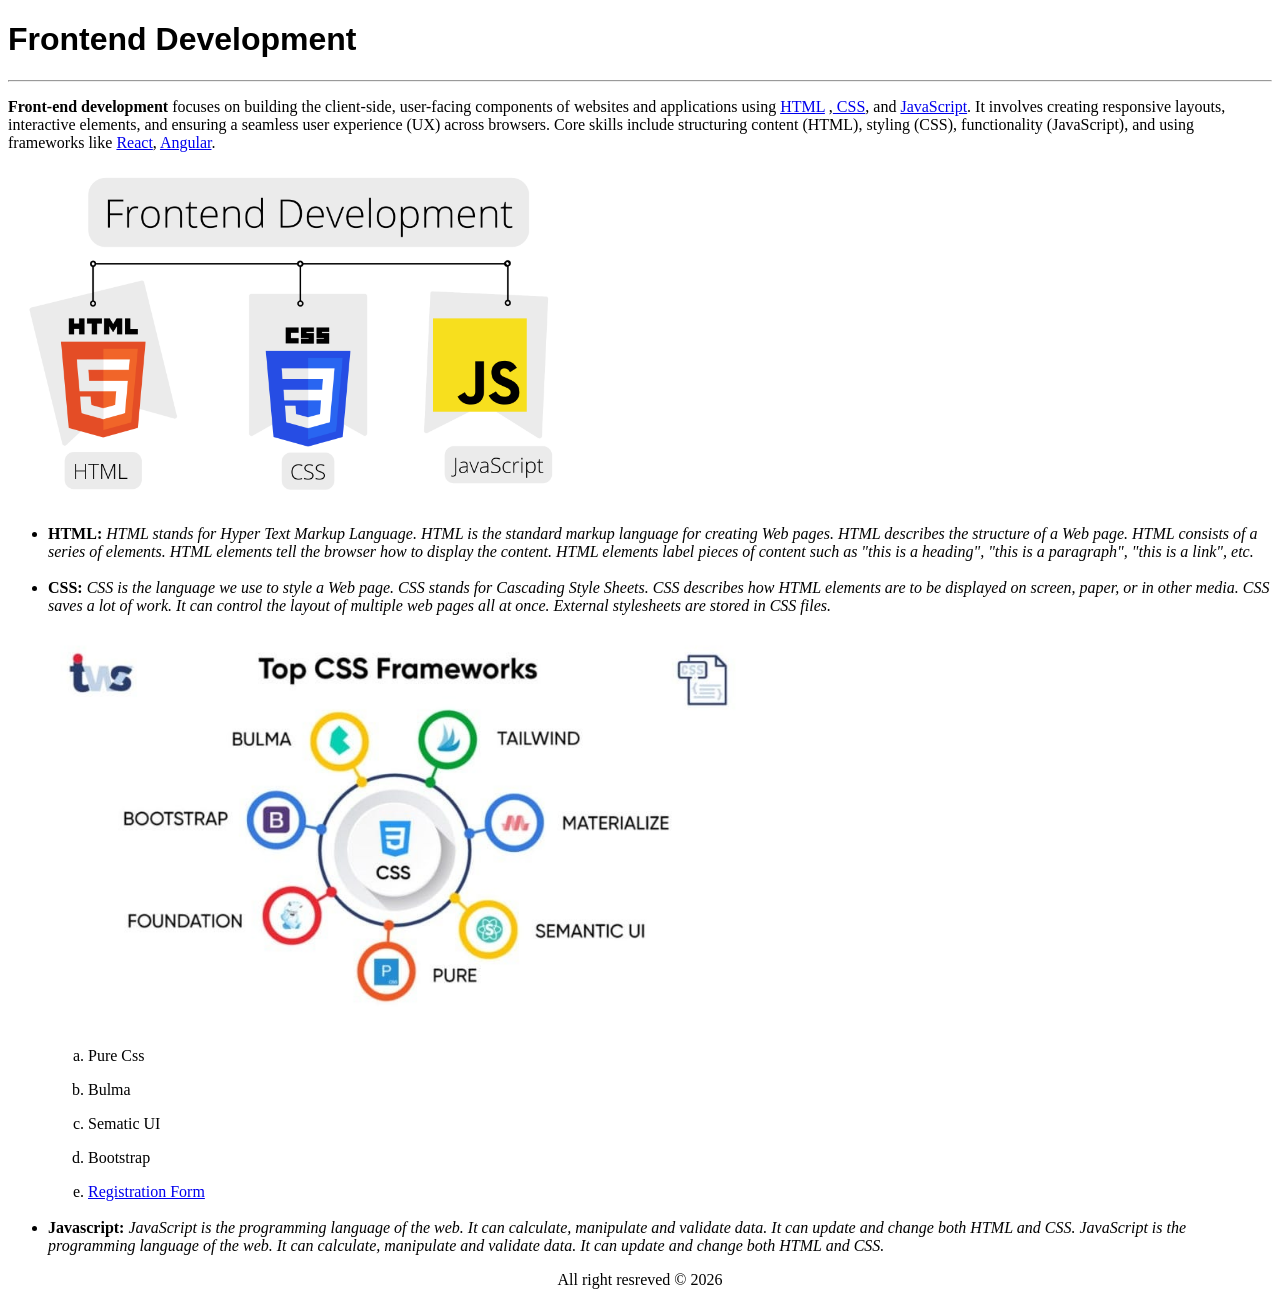
<file: index.html>
<!DOCTYPE html>
<html>
   <head>
      <meta charset="utf-8">
      <meta name="viewport" content="width=device-width, initial-scale=1">
      <title>Frontend Roadmap</title>
   </head>
   <body>
      <h1 style="font-family: sans-serif;">Frontend Development</h1>
      <hr>
      <p><b>Front-end development</b> focuses on building the client-side, user-facing components of websites and applications using <a href="https://www.w3schools.com/html/" target="_blank">HTML</a> ,<a href="https://www.w3schools.com/css/default.asp"> CSS</a>, and <a href="#">JavaScript</a>. It involves creating responsive layouts, interactive elements, and ensuring a seamless user experience (UX) across browsers. Core skills include structuring content (HTML), styling (CSS), functionality (JavaScript), and using frameworks like <a href="#"> React</a>, <a href="#">Angular</a>.</p>
      <img src="images/html-css-javascript.png" alt="html" 
         style="width:100%; max-width: 600px;  ">
      <ul>
         <li><b>HTML: </b><i>HTML stands for Hyper Text Markup Language.
            HTML is the standard markup language for creating Web pages.
            HTML describes the structure of a Web page.
            HTML consists of a series of elements.
            HTML elements tell the browser how to display the content.
            HTML elements label pieces of content such as "this is a heading", "this is a paragraph", "this is a link", etc.</i>
         </li>
         <br>
         <li><b>CSS: </b><i>CSS is the language we use to style a Web page.
            CSS stands for Cascading Style Sheets.
            CSS describes how HTML elements are to be displayed on screen, paper, or in other media.
            CSS saves a lot of work. It can control the layout of multiple web pages all at once.
            External stylesheets are stored in CSS files.
            </i>
         </li>
         <br>
         <img src="images/css.jpg" style="width:100%; max-width:700px;">
         <ol type="a">
            <li>
               <p>Pure Css</p>
            </li>
            <li>
               <p>Bulma</p>
            </li>
            <li>
               <p>Sematic UI</p>
            </li>
            <li>
               <p>Bootstrap</p>
            </li>
			<li><a href="reg_form.html" target="_blank">Registration Form</a></li>
         </ol>
         <br>
         <li><b>Javascript: </b><i>JavaScript is the programming language of the web.
            It can calculate, manipulate and validate data.
            It can update and change both HTML and CSS.
            JavaScript is the programming language of the web.
            It can calculate, manipulate and validate data.
            It can update and change both HTML and CSS.
            </i>
         </li>
      </ul>
      <p style="text-align: center;">All right resreved &copy; 2026</p>
   </body>
</html>
</file>
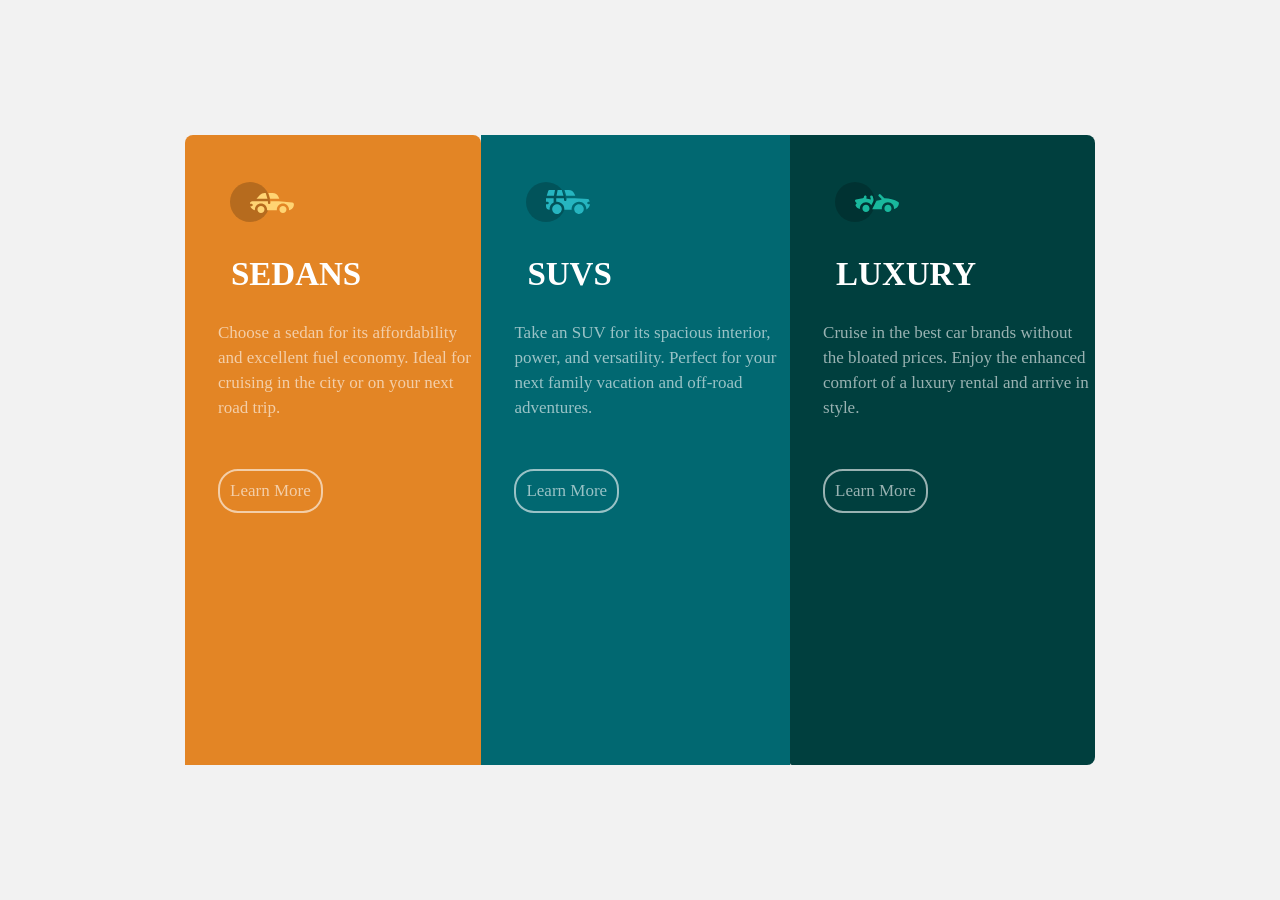
<file: 3-column card/index.html>
<!DOCTYPE html>
<html lang="en">
<head>
    <meta charset="UTF-8">
    <meta name="viewport" content="width=device-width, initial-scale=1.0">
    <title>3-Column card component</title>
    <link rel="stylesheet" href="style.css">
</head>
<body>
    <main>
    <div class="parent">

        <div class="one">
        <img src="images/icon-sedans.svg" alt="sedan">
        <h2>Sedans</h2>
<p>  Choose a sedan for its affordability and excellent fuel economy. Ideal for cruising in the city 
  or on your next road trip.</p>
 <a class="btn"  href="#">Learn More</a>
        </div>
        <div class="two">
            <img  src="images/icon-suvs.svg" alt="suv>">
            <h2>Suvs</h2>
            <p>Take an SUV for its spacious interior, power, and versatility. Perfect for your next family vacation 
  and off-road adventures.</p>
<a class="btn"  href="#">Learn More</a>
        </div>
        <div class="three">
            <img  src="images/icon-luxury.svg" alt="lux>">
            <h2>Luxury</h2>
            <p>Cruise in the best car brands without the bloated prices. Enjoy the enhanced comfort of a luxury 
  rental and arrive in style.</p>
   <a class="btn"  href="#">Learn More</a>
        </div>

    </div>
    </main>
</body>
</html>
</file>
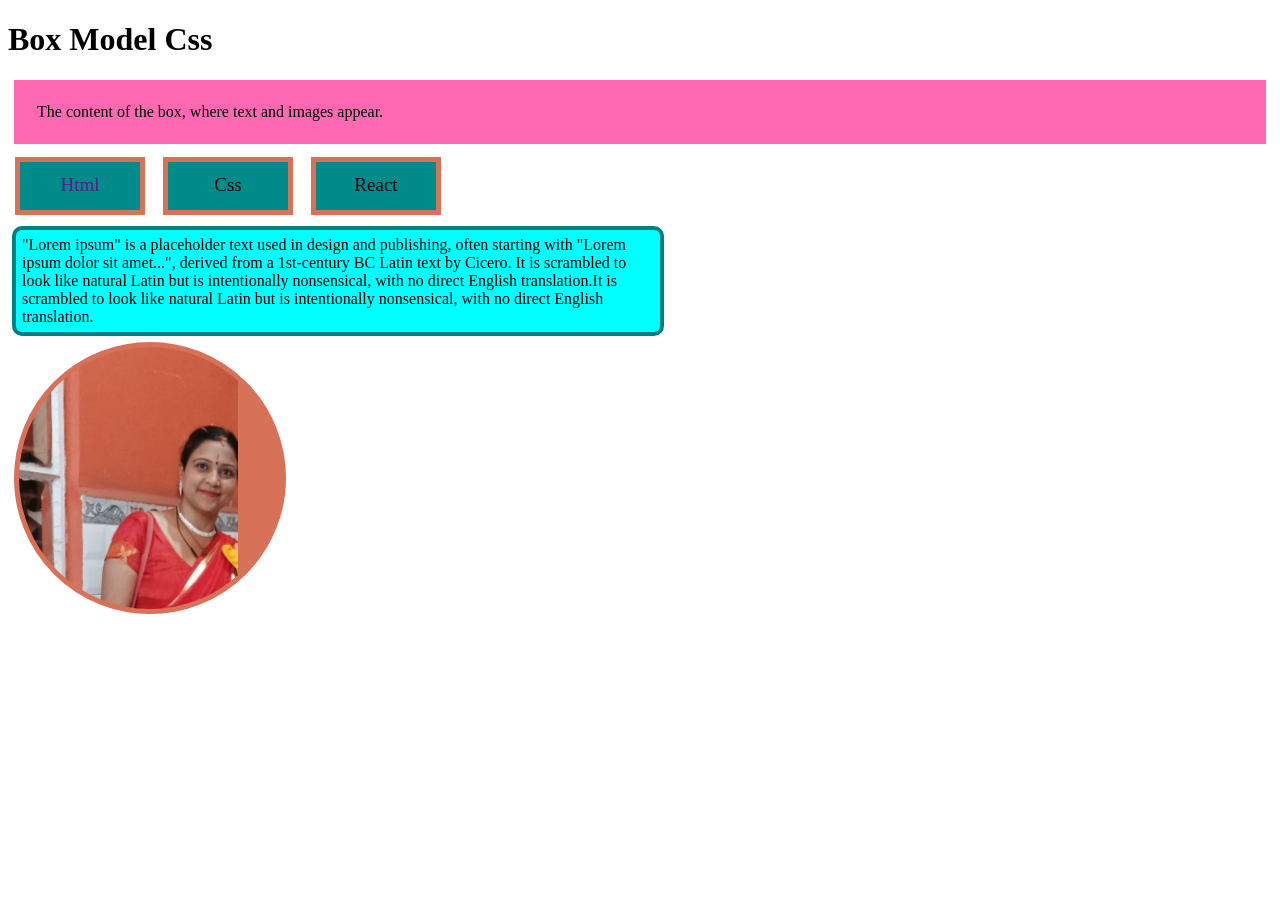
<file: Boxmodel/index.html>
<!DOCTYPE html>
<html lang="en">
<head>
    <meta charset="UTF-8">
    <meta name="viewport" content="width=device-width, initial-scale=1.0">
    <title>Box Model Css</title>
    <link rel="stylesheet" href="style.css">
</head>
<body>
    <h1>Box Model Css</h1>
<p>The content of the box, where text and images appear.</p>
<a href=""><span>Html</span></a>
<span>Css</span>

<span>React</span>

<div class="parent">
<div class="lorem">"Lorem ipsum" is a placeholder text used in design and publishing, 
    often starting with "Lorem ipsum dolor sit amet...", derived 
    from a 1st-century BC Latin text by Cicero. 
    It is scrambled to look like natural Latin but is intentionally nonsensical, 
    with no direct English translation.It is scrambled to look like natural Latin but is intentionally nonsensical, 
    with no direct English translation. </div>
    </div>

    <div class="two">

        <img src="ruchiprofile.jpeg" alt="ruchi" class="imgruchi">
    </div>
</body>
</html>
</file>
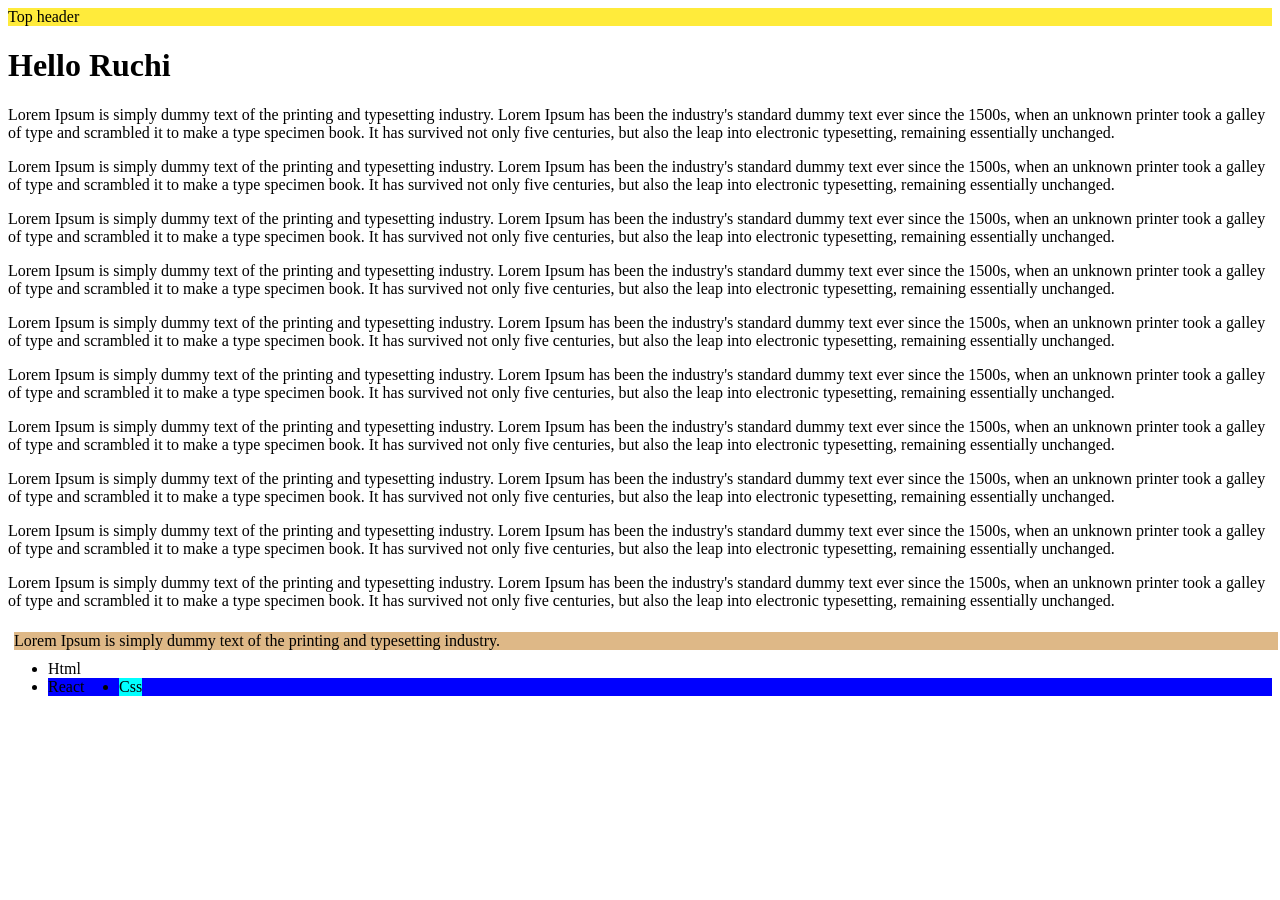
<file: Css Postion/index.html>
<!DOCTYPE html>
<html lang="en">
<head>
    <meta charset="UTF-8">
    <meta name="viewport" content="width=device-width, initial-scale=1.0">
    <title>Css Position</title>
    <link rel="stylesheet" href="style.css">
</head>
<body>
    <header>Top header</header>
    <h1>Hello Ruchi</h1>

    <p>Lorem Ipsum is simply dummy text of the printing and typesetting industry. Lorem Ipsum has been the industry's standard dummy text ever since the 1500s, when an unknown printer took a galley of type and scrambled it to make a type specimen book. It has survived not only five centuries,
         but also the leap into electronic typesetting, remaining essentially unchanged. </p>
        <p>Lorem Ipsum is simply dummy text of the printing and typesetting industry. Lorem Ipsum has been the industry's standard dummy text ever since the 1500s, when an unknown printer took a galley of type and scrambled it to make a type specimen book. It has survived not only five centuries,
         but also the leap into electronic typesetting, remaining essentially unchanged. </p>
<p>Lorem Ipsum is simply dummy text of the printing and typesetting industry. Lorem Ipsum has been the industry's standard dummy text ever since the 1500s, when an unknown printer took a galley of type and scrambled it to make a type specimen book. It has survived not only five centuries,
         but also the leap into electronic typesetting, remaining essentially unchanged. </p>
<p>Lorem Ipsum is simply dummy text of the printing and typesetting industry. Lorem Ipsum has been the industry's standard dummy text ever since the 1500s, when an unknown printer took a galley of type and scrambled it to make a type specimen book. It has survived not only five centuries,
         but also the leap into electronic typesetting, remaining essentially unchanged. </p>
<p>Lorem Ipsum is simply dummy text of the printing and typesetting industry. Lorem Ipsum has been the industry's standard dummy text ever since the 1500s, when an unknown printer took a galley of type and scrambled it to make a type specimen book. It has survived not only five centuries,
         but also the leap into electronic typesetting, remaining essentially unchanged. </p>
<p>Lorem Ipsum is simply dummy text of the printing and typesetting industry. Lorem Ipsum has been the industry's standard dummy text ever since the 1500s, when an unknown printer took a galley of type and scrambled it to make a type specimen book. It has survived not only five centuries,
         but also the leap into electronic typesetting, remaining essentially unchanged. </p>
<p>Lorem Ipsum is simply dummy text of the printing and typesetting industry. Lorem Ipsum has been the industry's standard dummy text ever since the 1500s, when an unknown printer took a galley of type and scrambled it to make a type specimen book. It has survived not only five centuries,
         but also the leap into electronic typesetting, remaining essentially unchanged. </p>
<p>Lorem Ipsum is simply dummy text of the printing and typesetting industry. Lorem Ipsum has been the industry's standard dummy text ever since the 1500s, when an unknown printer took a galley of type and scrambled it to make a type specimen book. It has survived not only five centuries,
         but also the leap into electronic typesetting, remaining essentially unchanged. </p>
<p>Lorem Ipsum is simply dummy text of the printing and typesetting industry. Lorem Ipsum has been the industry's standard dummy text ever since the 1500s, when an unknown printer took a galley of type and scrambled it to make a type specimen book. It has survived not only five centuries,
         but also the leap into electronic typesetting, remaining essentially unchanged. </p>
<p>Lorem Ipsum is simply dummy text of the printing and typesetting industry. Lorem Ipsum has been the industry's standard dummy text ever since the 1500s, when an unknown printer took a galley of type and scrambled it to make a type specimen book. It has survived not only five centuries,
         but also the leap into electronic typesetting, remaining essentially unchanged. </p>

         <div>Lorem Ipsum is simply dummy text of the printing and typesetting industry.</div>
<ul>
    <li>
        Html
    </li>
     <li class="css">
        Css
    </li>
     <li class="rect">
        React
    </li>
</ul>
        </body>
</html>
</file>
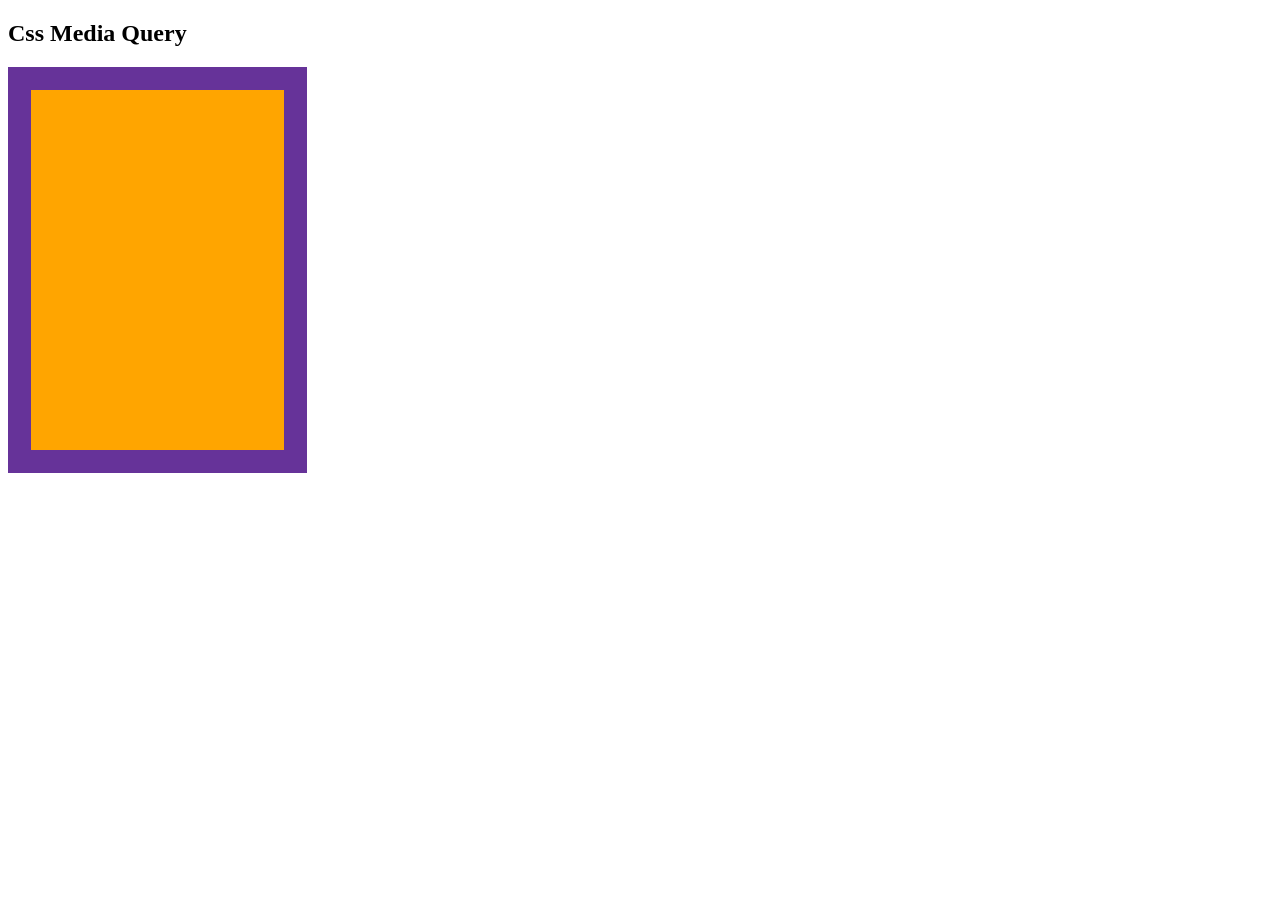
<file: Css unit/index.html>
<!DOCTYPE html>
<html lang="en">
<head>
    <meta charset="UTF-8">
    <meta name="viewport" content="width=device-width, initial-scale=1.0">
    <title>Css Media</title>
    <link rel="stylesheet" href="style.css">
</head>
<body>

    <h2>Css Media Query</h2>
    
    <div class="section">

        

    </div>

</body>
</html>
</file>
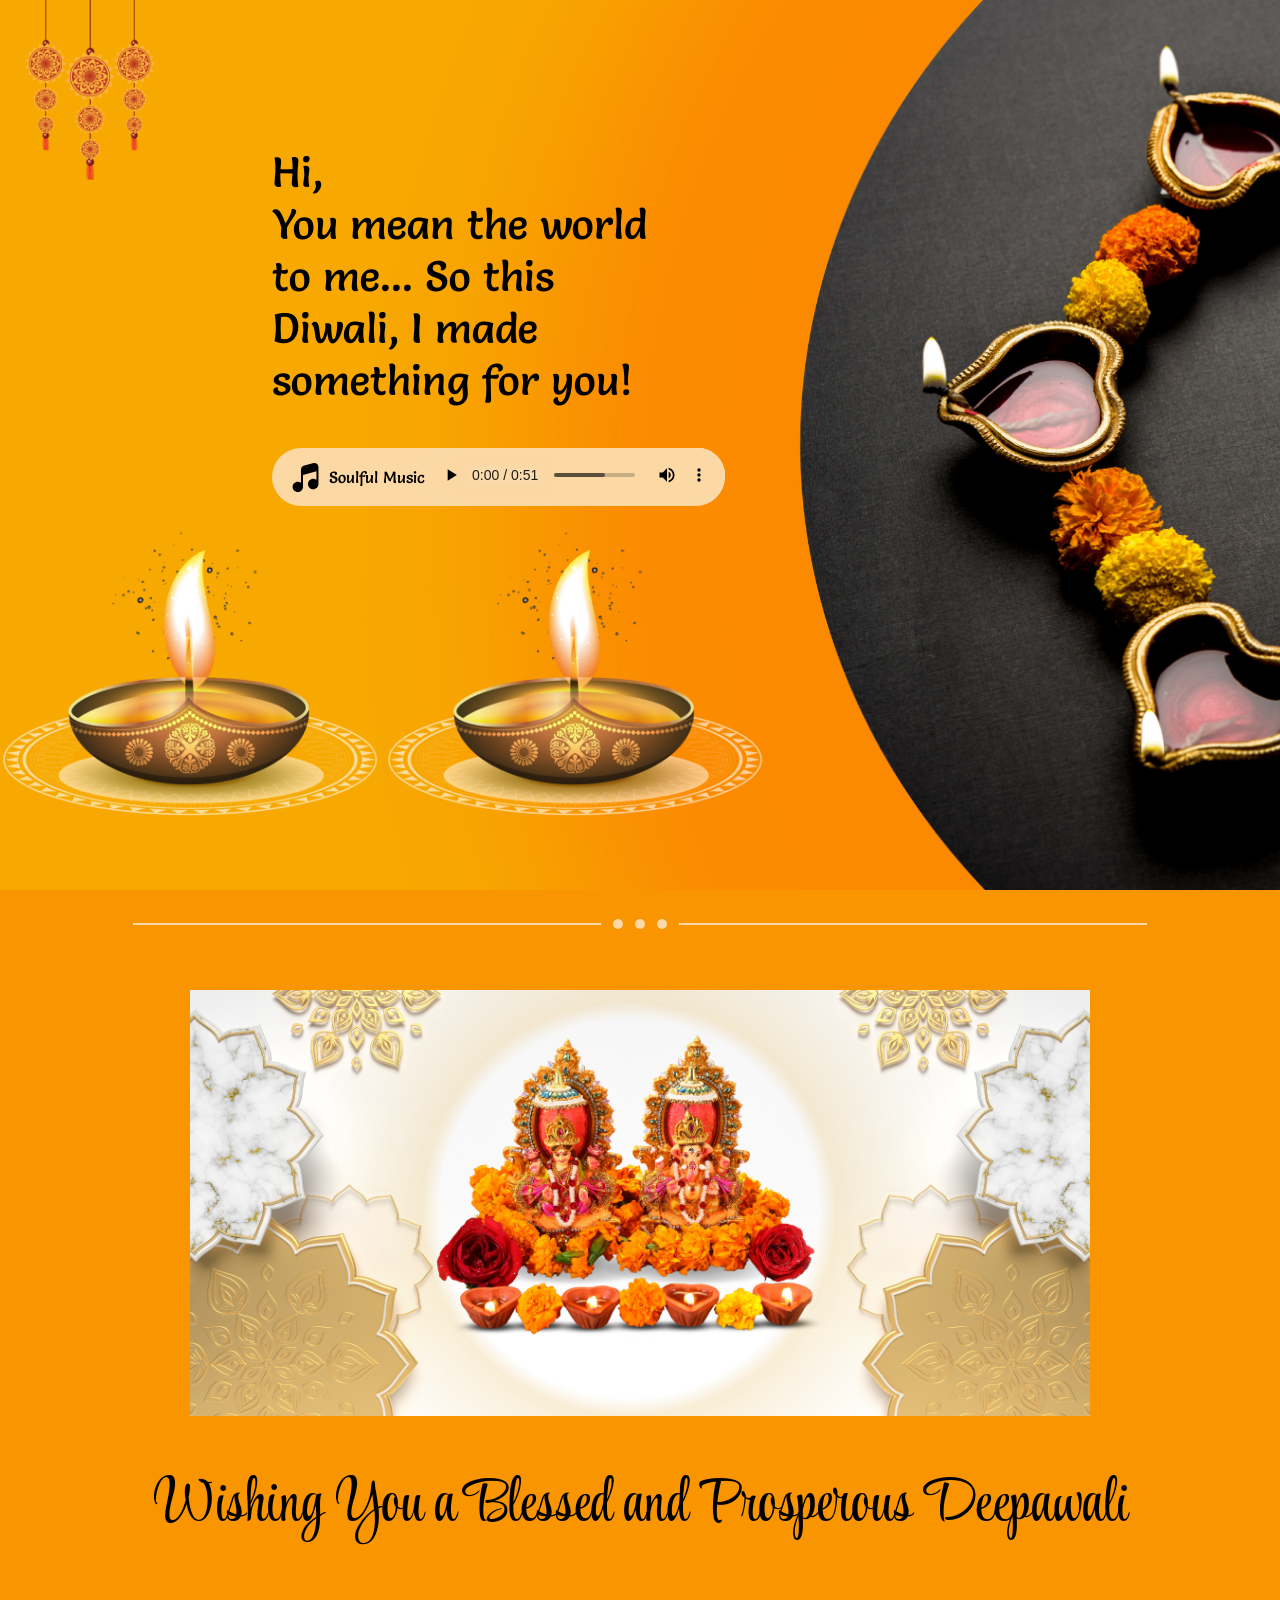
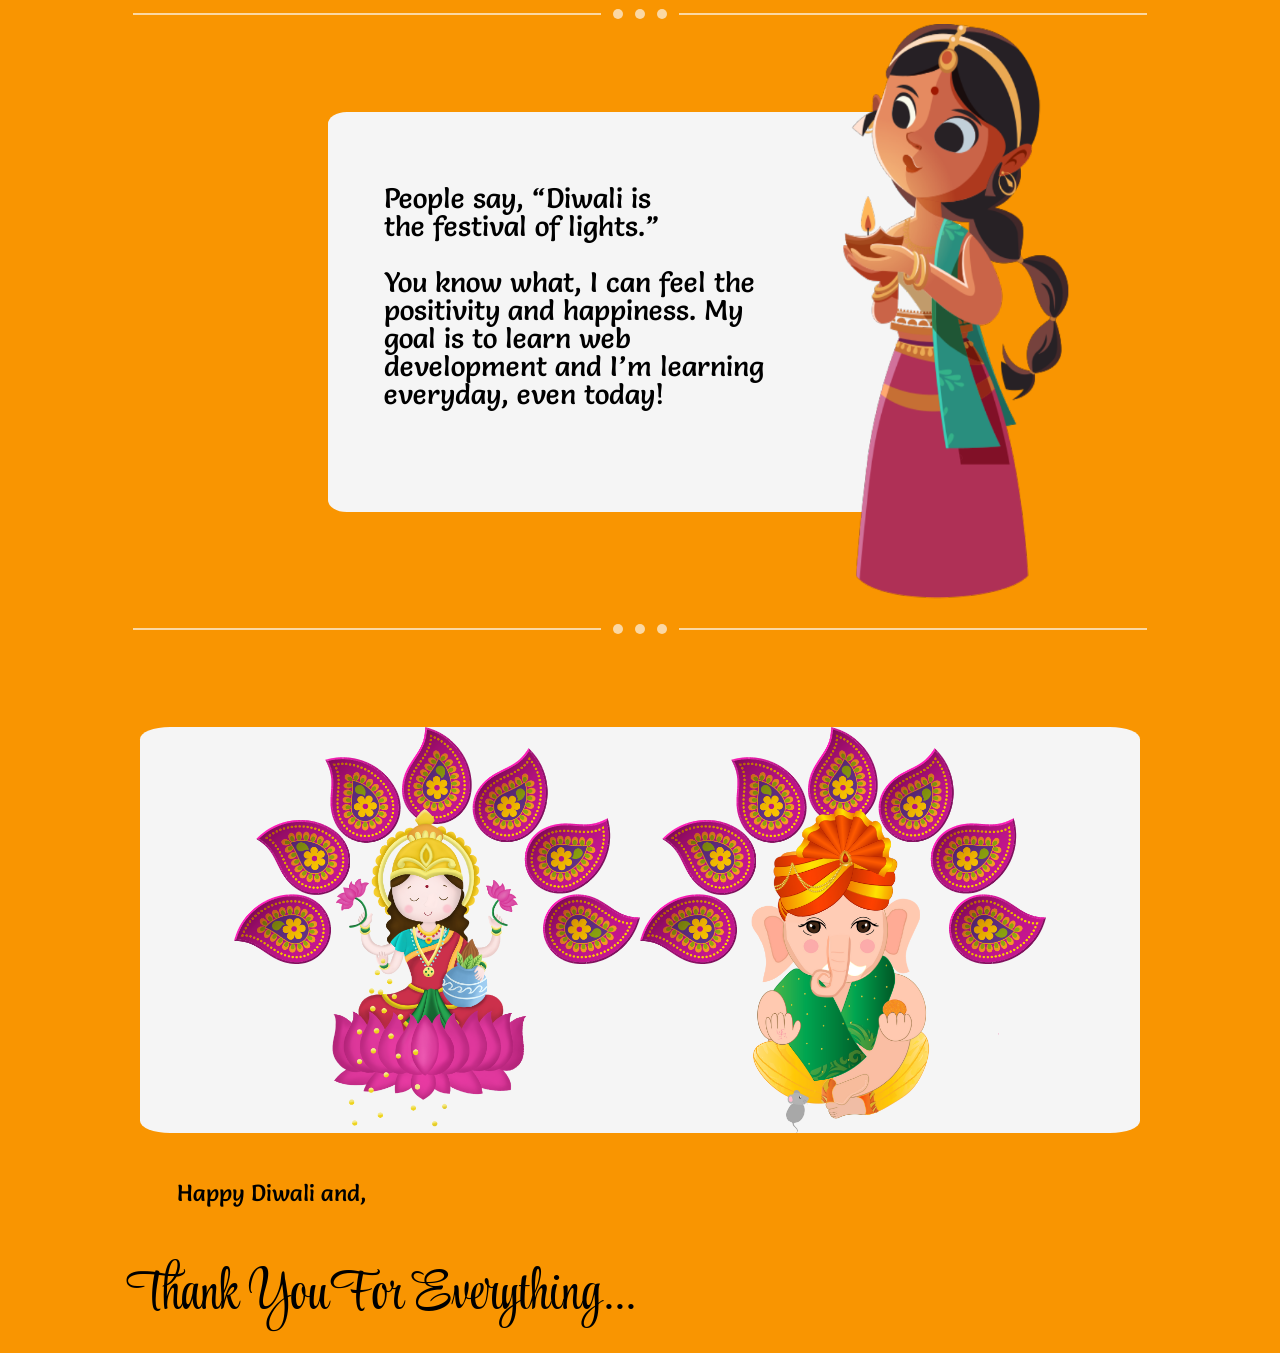
<file: Diwali Wishes/index.html>
<!doctype html>
<html lang="en">
    <head>
        <meta charset="UTF-8" />
        <meta name="viewport" content="width=device-width, initial-scale=1.0" />
        <title>Diwali Wishes</title>
        <link rel="stylesheet" href="style.css" />
        <link href="https://fonts.googleapis.com/css2?family=Salsa&family=Style+Script&display=swap" rel="stylesheet" />
    </head>
    <body>
        <main class="main_section">
            <img src="images/jhalar.png" alt="jhalar" class="jhalar" />
            <div class="paragraph-audio">
                <p>
                    Hi,<br />
                    You mean the world to me... So this Diwali, I made something for you!
                </p>
                <div class="audio-container">
                    <img src="icon/music-icon.svg" alt="music-icon" class="music-icon" />
                    <span class="sou-music">&nbsp; Soulful Music</span>
                    <span>
                        <audio src="music/sitar-and-tanpura.mp3" controls></audio>
                    </span>
                </div>
            </div>

            <img src="images/deepak.png" alt="deepak1" class="deepak1" />
            <img src="images/deepak.png" alt="deepak2" class="deepak2" />
        </main>

        <section class="laxmi-section">
            <div class="horizontal-divider">
                <div class="horizontal-line"></div>
                <div class="circle"></div>
                <div class="circle"></div>
                <div class="circle"></div>
                <div class="horizontal-line"></div>
            </div>
            <img src="images/lakshi_maa.png" class="laxmi-img" />

            <p class="laxmi-contnet">Wishing You a Blessed and Prosperous Deepawali</p>
            <div class="horizontal-divider">
                <div class="horizontal-line"></div>
                <div class="circle"></div>
                <div class="circle"></div>
                <div class="circle"></div>
                <div class="horizontal-line"></div>
            </div>
        </section>
        <section class="little_girl_section">

            <div class="girl_cotnent_left">

                <div class="paragraph_girl">
                    <p>People say, “Diwali is the festival of lights.”</p>
                    <p style="margin-right: -3em;">You know what, I can feel the positivity and happiness. My goal is to learn web development and I’m learning everyday, even today!</p>
                </div>
                <img src="images/little_girl.png" alt="little_girl" class="liitle_girl_img">
            </div>
            <div class="horizontal-divider girl_divider">
                <div class="horizontal-line"></div>
                <div class="circle"></div>
                <div class="circle"></div>
                <div class="circle"></div>
                <div class="horizontal-line"></div>
            </div>
        </section>

        <section class="laxmi-ganesh-section">
<div class="gamesh-laxmi-img">
<img src="images/laxm1.png" alt="laxmi" class="laxmi-maa" >
<img src="images/ganesh.png" alt="ganesh" class="ganesh" >
</div>

<span class="span1">Happy Diwali and, </span><br>
<span class="span2">Thank You For Everything...</span>
        </section>
    </body>
</html>
</file>
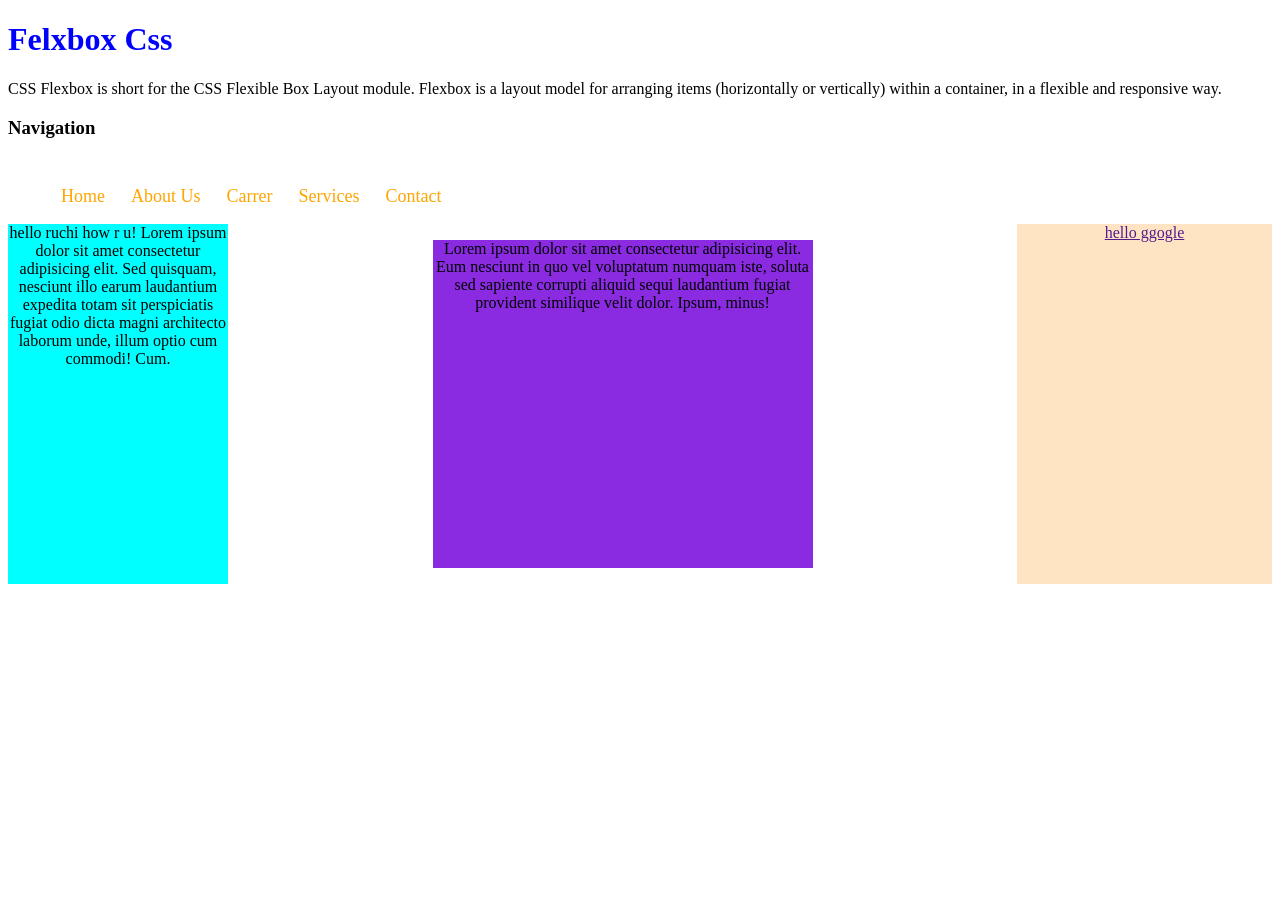
<file: Flexbox/index.html>
<!DOCTYPE html>
<html lang="en">
<head>
    <meta charset="UTF-8">
    <meta name="viewport" content="width=device-width, initial-scale=1.0">
    <link rel="stylesheet" href="style.css">
    <title>Felxbox Css</title>
</head>
<body>
<div>
    <h1>Felxbox Css</h1>
    
    <p class="p1">CSS Flexbox is short for the CSS Flexible Box Layout module.

Flexbox is a layout model for arranging items (horizontally or vertically) within a container, in a flexible and responsive way.

</p>

<h3>Navigation</h3>
<header>

    <nav class="navigation">
        <ul><li>Home</li>
        <li>About Us</li>
        <li>Carrer</li>
        <li>Services</li>
        <li>Contact</li>
        </ul>
    </nav>
</header>
</div>

<div class="parent">

    <span>
        hello ruchi how r u!
        Lorem ipsum dolor sit amet consectetur adipisicing elit. Sed quisquam, nesciunt illo earum laudantium expedita totam sit perspiciatis fugiat odio dicta magni architecto laborum unde, illum optio cum commodi! Cum.
        
    </span>

    <p>Lorem ipsum dolor sit amet consectetur adipisicing elit. Eum nesciunt in quo vel voluptatum numquam iste, soluta sed sapiente corrupti aliquid sequi laudantium fugiat provident similique velit dolor. Ipsum, minus!</p>
<a href="">hello ggogle</a>
</div>
</body>
</html>
</file>
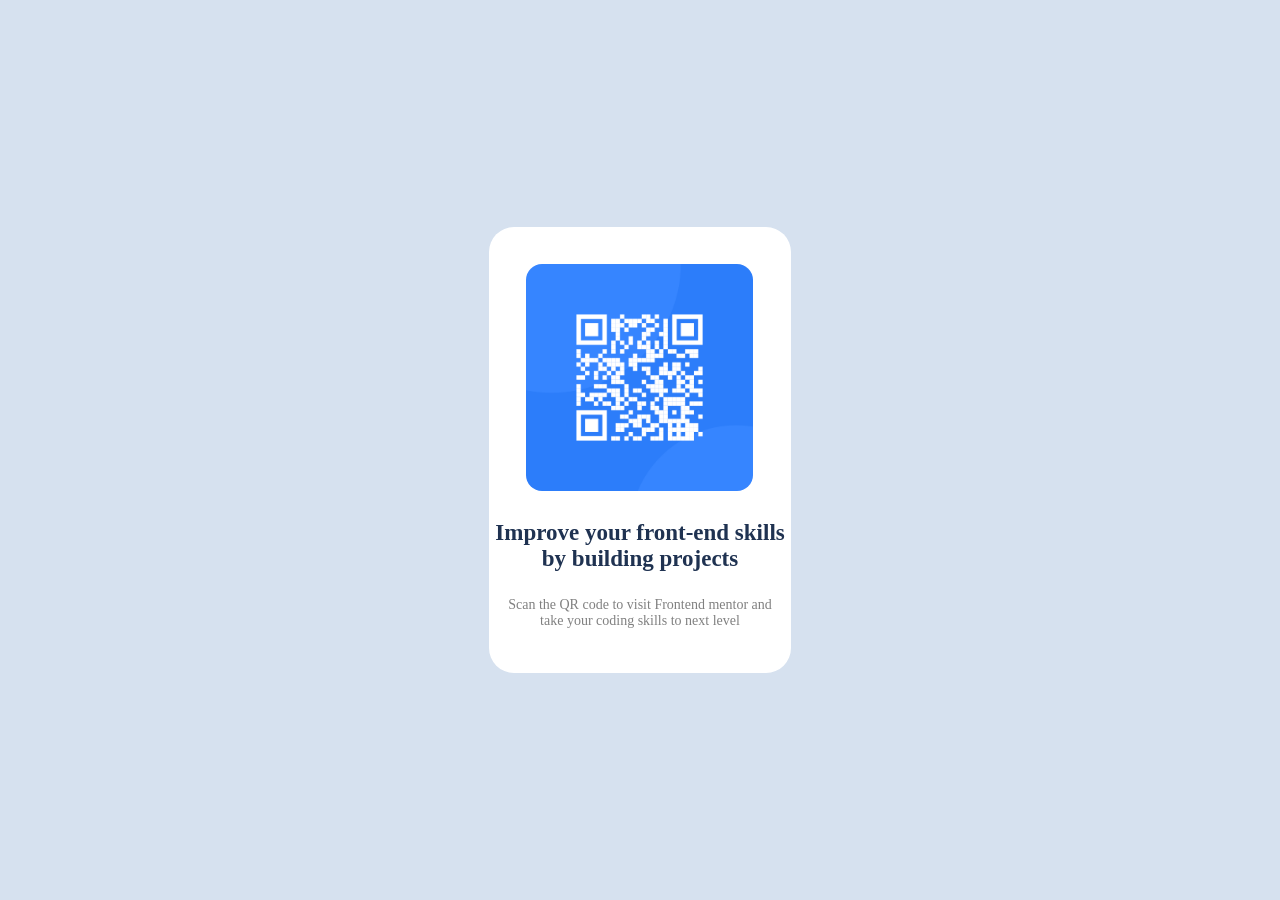
<file: Qr Code/index.html>
<!DOCTYPE html>
<html lang="en">
<head>
    <meta charset="UTF-8">
    <meta name="viewport" content="width=device-width, initial-scale=1.0">
    <title>Qr Code Design</title>
    <link rel="stylesheet" href="style.css">
</head>
<body>
    
<div class="qr-code">
   <img src="image-qr-code.png">
    
<h2>Improve your front-end skills by building projects</h2>
<p>Scan the QR code to visit Frontend mentor and take your coding skills to next level</p>
</div>
</body>
</html>
</file>
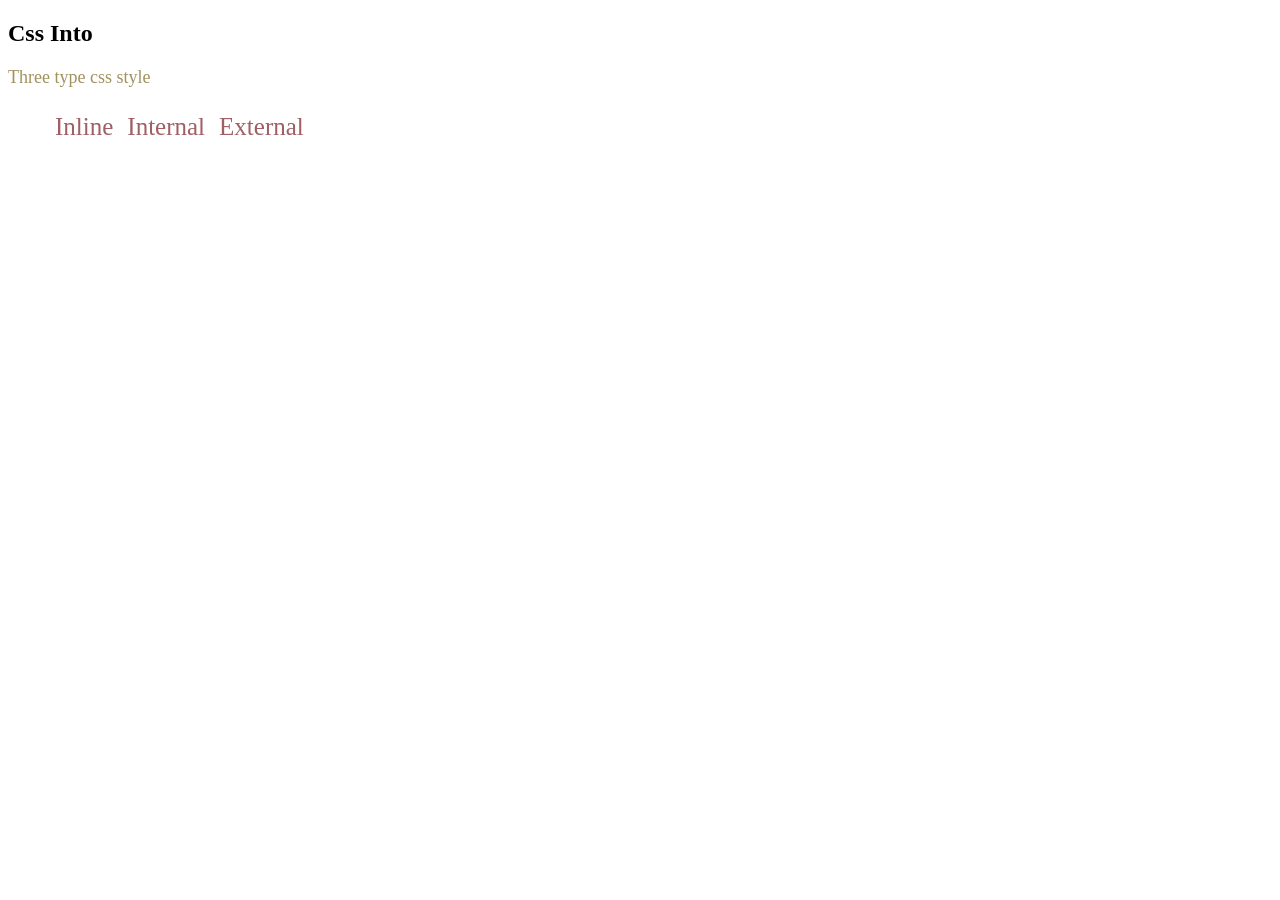
<file: CSS/Css Intro/index.html>
<!DOCTYPE html>
<html lang="en">
<head>
    <meta charset="UTF-8">
    <meta name="viewport" content="width=device-width, initial-scale=1.0">
      <link rel="stylesheet" href="style.css">

    <title>Css Into</title>
   
</head>
<body>

   <h2>Css Into</h2> 
    
   <p>Three type css style
<ul>
<li>Inline </li>
<li>Internal</li>
<li>External</li>

</ul>

   </p>
</body>
</html>
</file>
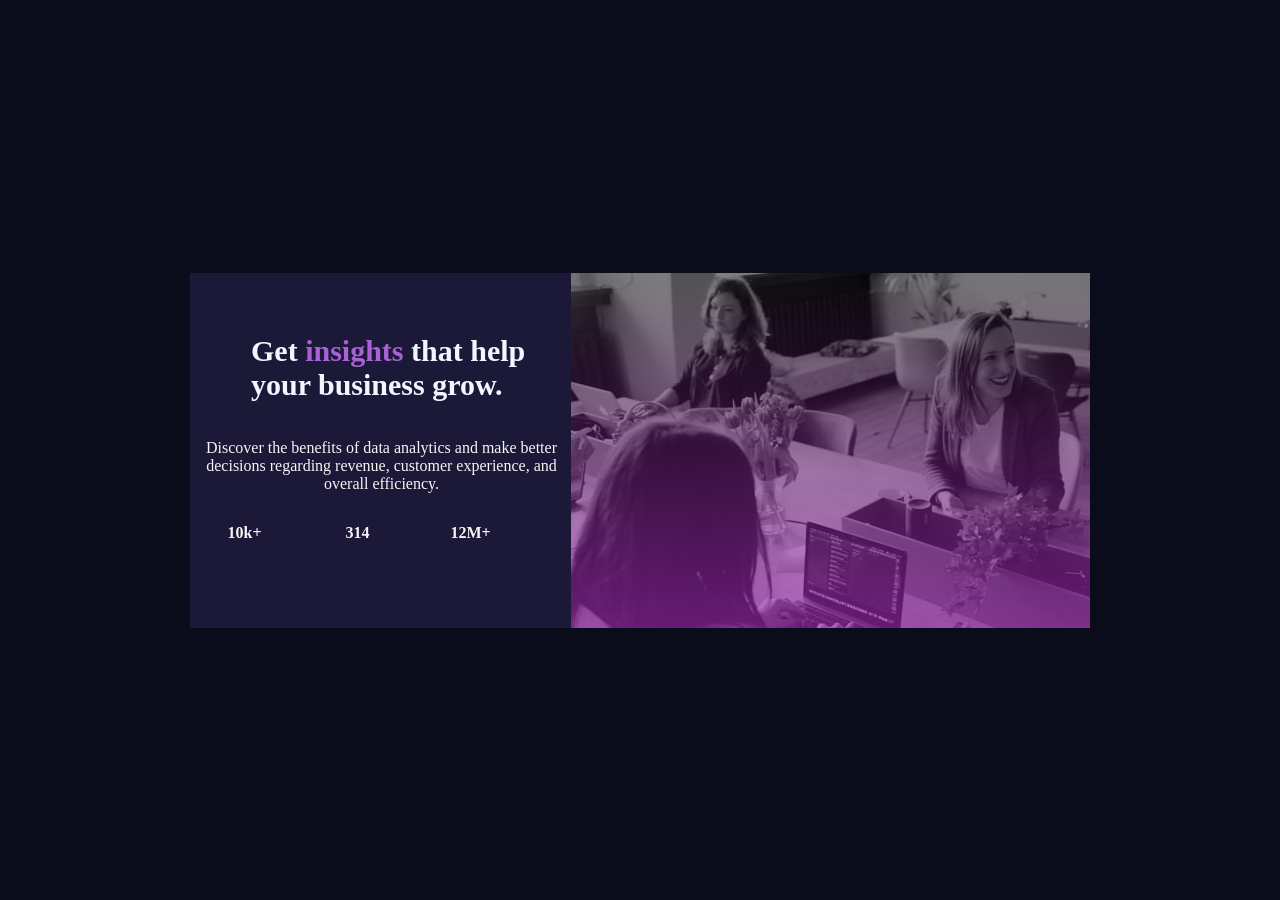
<file: Qr Code/Header-Css/index.html>
<!DOCTYPE html>
<html lang="en">
<head>
    <meta charset="UTF-8">
    <meta name="viewport" content="width=device-width, initial-scale=1.0">
    <title>Header</title>
    <link rel="stylesheet" href="style.css">
</head>
<body>
    <div class="main">

        <div class="one">

            <h2>  Get <span style="color: #a961d6;">insights</span> that help your business grow.
</h2>
<p>Discover the benefits of data analytics and make better decisions regarding revenue, customer 
  experience, and overall efficiency.</p>

  <span class="com">10k+</span>
                                <span class="com">314</span>
                <span class="com">12M+</span>
        </div>
                <div class="imgmain">
                    
                    <!-- <img src="image-header-desktop.jpg" class="imgmain"> -->
                </div>

                

    </div>
    
</body>
</html>
</file>
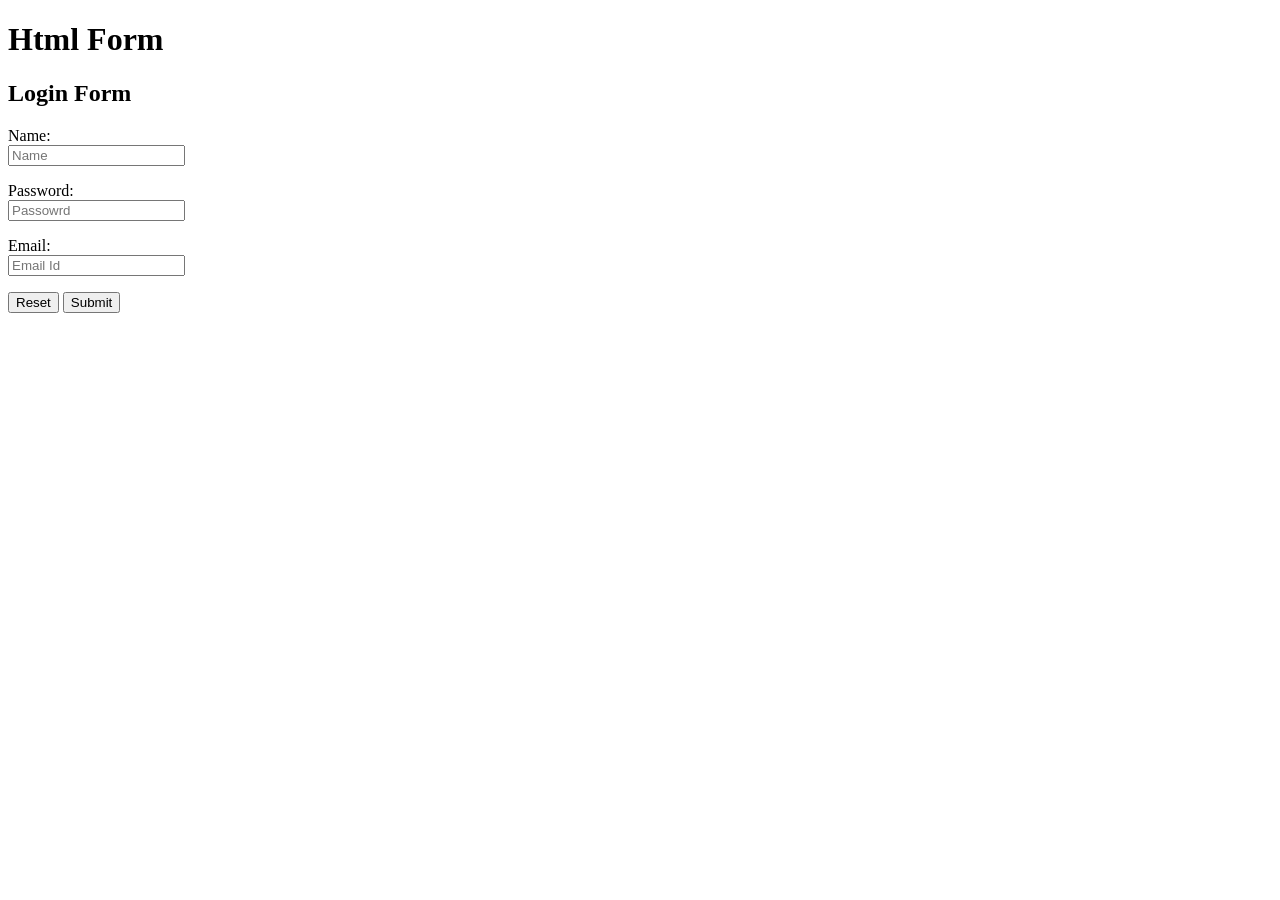
<file: reg_form.html>
<!DOCTYPE html>
<html lang="en">
<head>
  <meta charset="UTF-8">
  <meta name="viewport" content="width=device-width, initial-scale=1.0">
  <title>Html Form</title>
</head>
<body>
  <h1>Html Form</h1>
  <h2>Login Form</h2>
  <form method="post" action="/">
    <p>
    <div><label for="name">Name:</label></div>

    <input type="text" id="name" placeholder="Name" name="name">
</p>
    <p><div><label for="pwd">Password:</label></div>
        <input type="password" id="pwd" placeholder="Passowrd" name="pwd"></p>
        <p><div><label for="email">Email: </label></div>

            <input type="email" id="email" placeholder="Email Id" name="email"></p>
           <p> <div> <input type="reset" name="reset">&nbsp;<input type="submit" name="submit"></div></p>
               



  </form>
</body>
</html>
</file>
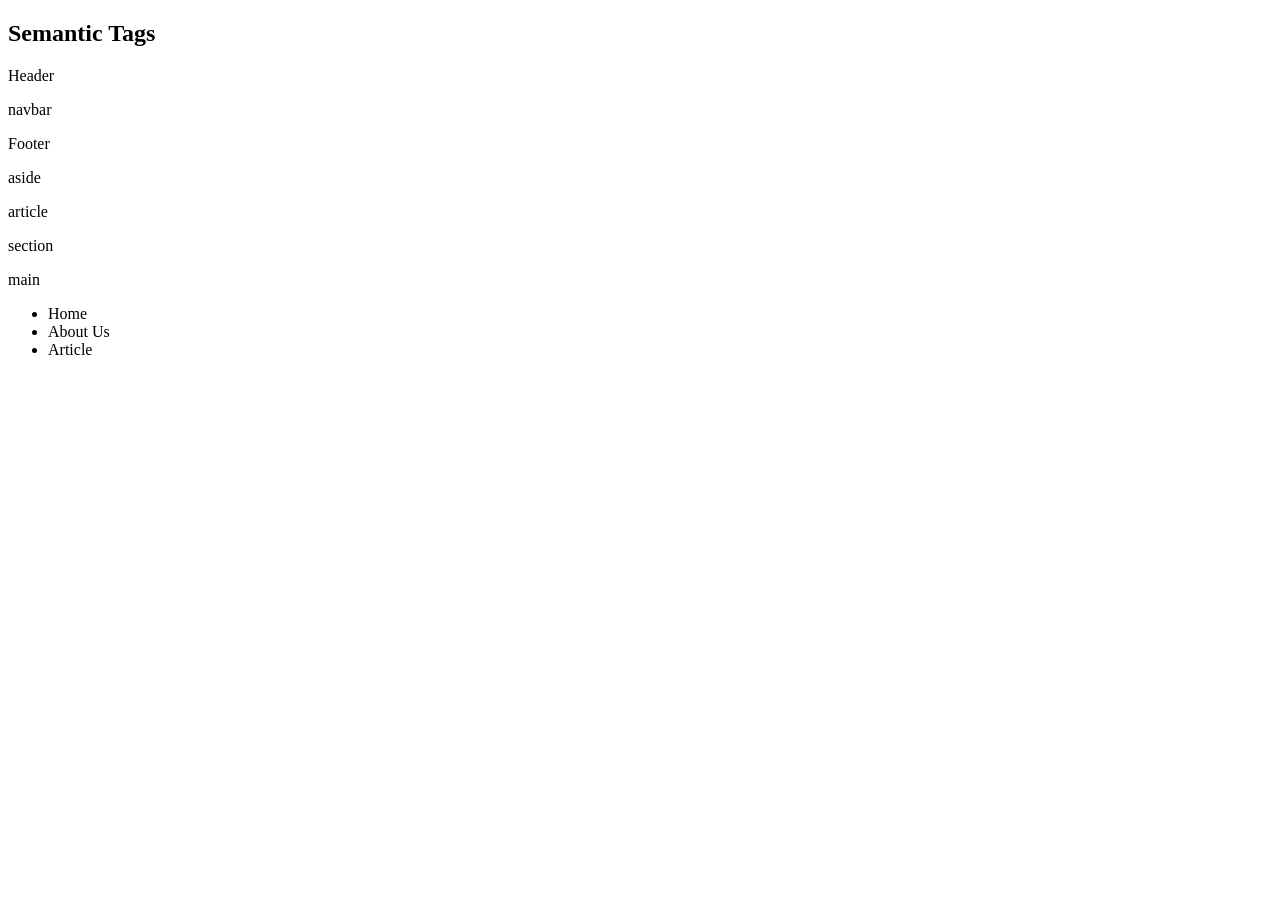
<file: Semantic.html>
<!DOCTYPE html>
<html lang="en">
<head>
    <meta charset="UTF-8">
    <meta name="viewport" content="width=device-width, initial-scale=1.0">
    <title>Semantic Tags</title>
</head>
<body>
    <h2>Semantic Tags</h2>
<p>Header</p>
<p>navbar</p>
<p>Footer</p>
<p>aside</p>
<p>article</p>
<p>section</p>
<p>main</p>
<header>

    <nav>
        <ul>

            <li>Home</li>
        <li>About Us</li>
        

            <li>Article</li>        </ul>
</nav>

</header>

</body>
</html>
</file>
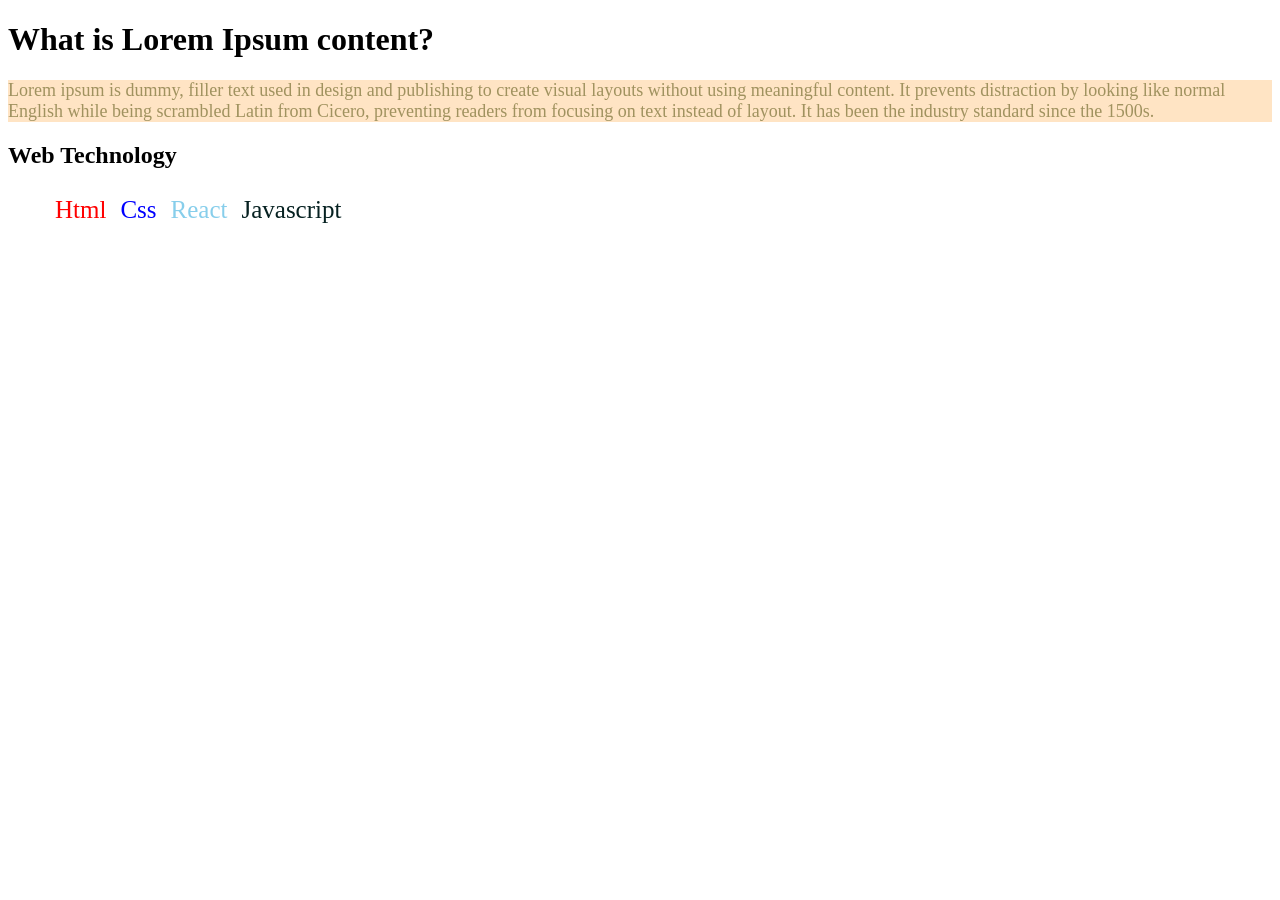
<file: CSS/Css Intro/Css Selector.html>
<!DOCTYPE html>
<html lang="en">
<head>
    <meta charset="UTF-8">
    <meta name="viewport" content="width=device-width, initial-scale=1.0">
    <link rel="stylesheet" href="style.css">
    <title>Css Selector</title>
</head>
<body>
    <h1 class="main">What is Lorem Ipsum content?</h1>
    <p ruchi>Lorem ipsum is dummy, filler text used in design and publishing to create visual layouts without using meaningful content. It prevents distraction by looking like normal English while being scrambled Latin from Cicero, preventing readers from focusing on text instead of layout. 
        It has been the industry standard since the 1500s.</p>
       
       <h2>Web Technology</h2>
        <ul>
            <li class="html">Html</li>
            <li class="css">Css</li>
            <li class="react">React</li>
            <li class="js">Javascript</li>      
                       
            </ul>
</body>
</html>
</file>
<file: 3-column card/style.css>
body

{
    background-color: #f2f2f2;
    margin: 0;
    color: white;
    font-family: 'Lexend Deca';
    font-size: 22px;
    

    
}

main{
     min-height: 100vh;
    display: flex;
    /* padding: 1.5rem; */
    align-items: center;
    justify-content: center;
    
    }

a{
    color: inherit;
    border: 2px solid white;
    margin-left: 33px;
   display: inline-block;
    text-decoration: none;
    border-radius: 20px;
    padding: 10px;
    margin-top: 2rem;
    font-size: 17px;
    opacity: 0.6;
}
a:hover{

    background-color:burlywood;
}
.parent{
   display: flex;
    height: 70vh;    
     max-width: 910px;
     margin: auto;
     inset: 0;
       width: 100%;
     
}
.one{
    background-color: #e38525;
    
/* border-top-left-radius: 8px;
border-top-right-radius: 8px; */
border-radius: 8px 8px 0 0;

    
}

.two{
    background-color: #016871;
   
    
}

.three{
    background-color:#003f3e;
   
    border-radius:0 8px 8px 2px ;
    /* border-bottom-left-radius: 8px;
border-bottom-right-radius: 8px;
 */
}
img{
        margin-top: 47px;
    margin-left: 45px;
}

h2{
    text-transform: uppercase;
    margin-top: 28px;
    margin-left: 46px;

}

p{
    margin-left: 33px;
    font-size: 17px;
     line-height: 12px;
      opacity:0.6;
      line-height: 25px;

}


@media (max-width: 875px) {
    .parent {
        flex-direction: column;
        max-width: 500px;
        height: 100%;
         overflow: hidden;

    }
    
    .one, .two, .three {
        width: unset;
        width: auto;
        padding: 14px;
    }
}
</file>
<file: Boxmodel/style.css>
.parent{
    /* background-color: brown; */
}
.lorem{
    background-color: aqua;
    max-width: 50%;
    padding:6px;        
border: 4px solid teal;
margin: 4px;
border-radius: 10px;

}
.two{
background-color:#d77259;
    width: 250px;
    height: 250px;
    padding:6px;        
border: 5px solid #d77259;
margin: 6px;
border-radius: 50%;
    overflow: hidden;

}

.imgruchi{
    width: 130%;
   margin-top: -43px;
    margin-left: -112px;
}
p{
    background-color: hotpink;
    /* width: 200px;
    height: 100px; */
    box-sizing: border-box;
    padding: 23px;
    margin: 6px;

}

span{
    display: inline-block;
    background-color: darkcyan;
    font-size: 19px;
    padding-top: 12px;
    width: 120px;
    height: 36px;
    margin: 7px;
    border: 5px solid #d77259;
    text-align: center;
    cursor: pointer;

}

span:hover{
    color:blue;
    font-size: 23px;
}
</file>
<file: Css Postion/style.css>
div{
    background-color: burlywood;
    position: relative;
    /* top: 6px; */
    inset: 6px;
}

.css{
    background-color: aqua;
    position:absolute;
    left: 119px;}

    .rect{
        position: static;
        background-color: blue;
        bottom: -1px;
    }

    header{
        background-color: #FFEB3B;
        position: sticky;
        top:3px
    }
</file>
<file: Css unit/style.css>
.section{

    max-width: 20%;
    background-color: aqua;
    height: 40vh;
    border  :23px solid blue;
   /* -webkit-print-color-adjust: exact; */
}

/* @media print {
    
    h2{
        font-size: 35px;
        color: red;
    }
    .section{

            background-color:brown;
             border  :3px solid rgb(51, 153, 59);


    }
} */

@media (max-width: 875px) or (max-width:912px) {
    
    .section{

            background-color:tan;
                border  :23px solid rgb(51, 153, 59);
            

    }
}


@media (max-width:1024px) or (max-width:1280px) {
    .section{

            background-color:orange;
                border  :23px solid rebeccapurple;


    }
    
}
</file>
<file: Diwali Wishes/style.css>
body {
    margin: 0;
    /* background-color: red; */
    font-family: "Salsa", cursive;
}
.main_section {
    /* background-color:  #F99501; */
    background: url("images/hero_wallpaper.png") no-repeat center center;
    -webkit-background-size: cover;
    -moz-background-size: cover;
    -o-background-size: cover;
    background-size: cover;
}

.jhalar {
    width: 180px;
    margin-bottom: -5em;
}

.audio-container {
    background-color: #fbd8a4;
    display: flex;
    align-items: center;
    justify-content: center;
    max-width: max-content;
    padding-left: 20px;
    border-radius: 32px;
}
.paragraph-audio {
    margin-left: 17em;
}

audio::-webkit-media-controls-panel {
    background-color: #fbd8a4;
}
.main_section p {
    font-size: 42px;
    max-width: 398px;
}

.deepak1,
.deepak2 {
    max-width: 380px;
}

@media (max-width: 857px) {
    .main_section {
        background: url("images/hero_wallpaper.png");
    }

    .jhalar {
        margin-bottom: -1em;
    }

    .paragraph-audio {
        margin-left: 2em;
    }
    .main_section p {
        font-size: 20px;
        max-width: 250px;
    }
    .deepak2,
    .music-icon,
    .sou-music {
        display: none;
    }

    .deepak1 {
        display: block;
        margin-left: auto;
        /* max-width: 267px;*/
    }
}

.laxmi-section {
    background-color: #f99501;
    padding-block: 1em;
    padding-inline: 1rem;
}

.laxmi-img {
    max-width: 900px;
    width: 100%;
    display: block;
    margin-inline: auto;
}
.horizontal-line {
    height: 2px;
    background-color: #fbd8a4;
    width: 468px;
}

.circle {
    width: 10px;
    height: 10px;
    background-color: #fbd8a4;
    border-radius: 100%;
    flex-shrink: 0;
}

.horizontal-divider {
    display: flex;
    align-items: center;
    justify-content: center;
    padding: 13px;
    gap: 12px;
    margin-bottom: 3em;
}

.laxmi-contnet {
    display: flex;
    align-items: center;
    justify-content: center;
    font-family: Style Script;
    font-size: 60px;
    line-height: 100%;
    letter-spacing: 0%;
}

.little_girl_section, .laxmi-ganesh-section{

  background-color: #f99501;
    padding-block: 1em;
    padding-inline: 1rem;
}

.girl_cotnent_left{

  background-color: whitesmoke;
  width: 100%;
  max-width: 624px;
  height: 400px;
  display: flex;
  justify-content: center;
  align-items: center;
  margin: auto;
  border-radius: 3%;
}


.paragraph_girl{
  font-family: Salsa;
  font-size: 28px;
  line-height: 100%;
  /* max-width: 777px;
  width: 100%; */
  height: 173px;
  margin-bottom:5em;
  margin-left: 2em;
}



.liitle_girl_img{

      max-width: 520px;
    height: 576px;
    position: relative;
    margin-right: -260px;
}

.girl_divider{

  padding-top: 7em;
}

@media (max-width:874px) {
  

  .girl_cotnent_left{
    max-width: 444px;
    height: 360px;
    margin-top: 4em;
  }

  .paragraph_girl{

    font-size: 23px;
  }
  .liitle_girl_img{

    max-width: 200px;
    height: 291px;
    position: relative;
    margin-right: -100px;

  }

 .laxmi-maa , .ganesh{ 

  max-width: 280px;
  }
}


.gamesh-laxmi-img{

  background-color: whitesmoke;
  width: 100%;
  max-width: 1000px;
  display: flex;
  align-items: center;
  justify-content: center;
  margin: auto;
  border-radius: 3%;
}

.laxmi-maa , .ganesh{

  width: 406px;
}


.span1 {

  font-size: 23px;
  font-family: salsa;
padding: 2em;
display: inline-block;
margin-left: 5em;
}

.span2{
  font-size: 55px;
  font-family: Style Script;
  display: inline-block;
margin-left:2em;
}
</file>
<file: Flexbox/style.css>
h1{
    color: blue;
}

.p1:hover{
     color: blueviolet;
     font-size: 25px;
     background-color: antiquewhite;
}
header{
    display: inline-block ;
}
 ul li{
float: left;
list-style-type: none;
margin: 6px;
padding: 7px;
font-size: 18px;
color: orange;

}

li:hover{
    color: blue;
    cursor: pointer;
}

.parent{
    height: 40vh;
    display: flex;
     justify-content: center;     
     /* align-items: center;   */
justify-content: space-between; 
    /* flex-direction: row-reverse; */
}

.parent span{
  
    text-align: center;
    width: 220px;
    background-color: aqua;
}

span:hover{

    background-color: blanchedalmond;
}

.parent p{
    width: 380px;
        background-color: blueviolet;
    text-align: center;

}

.parent a{
    text-align: center;
    width: 255px;
    background-color: bisque ;
        /* flex-grow: 1; */

}

a:hover{
    background-color: cornflowerblue;
}
</file>
<file: Qr Code/style.css>
body{
    background-color: #d6e1ef;
font-family: cursive;}

.qr-code{
    background-color:white;
    height: 446px;
    width: 100%;
    max-width: 302px;
    position: fixed;
    margin: auto;
    inset: 0;
border-radius: 25px;
}

img{
max-width: 227px;
    height: 227px;
    width: 100%;
    margin: 37px;
    border-radius: 16px;
}
h2{

    font-size: 23px;
    margin-top:-12px;
    text-align: center;
    color: #1f3251;
}
p{
    display: inline-block;
    font-size: 14px;
    text-align: center;
    color: gray;
    margin: 6px;
}
</file>
<file: CSS/Css Intro/style.css>
.main:hover{
 color: blue;
}

p{
    color: rgb(160, 146, 95);
    font-size: 18px;
}
h2{
    color:rgb(0, 0, 0);

}
li{
     color: rgb(160, 95, 101);
     font-size: 25px;
     cursor: pointer;
     list-style-type: none;
}

li { float: left;
       margin: 3px; 
       padding: 4px;
       display: block;
}
.html{
    color: red;
}
.css{
color: blue;
}
.react{
 color:skyblue;
}
.js{
 color: rgb(6, 33, 33);
}

[ruchi]{
    background-color: bisque;
}

.html:hover{
background-color: rgb(4, 75, 78);    
}

.css:hover{
    background-color:rgb(15, 221, 221)
}

.react:hover{

    color: brown;
    font-size: 30px;
    background-color: aquamarine;
}
</file>
<file: Qr Code/Header-Css/style.css>
body{

    background-color: #0a0c1b;
}

.main{

    /* background-color: aquamarine; */
    width: 100%;
    max-width: 900px;
    height: 355px;
    position: absolute;
    margin: auto;
    inset: 0;
    box-sizing: border-box;
    overflow: hidden;
        
    
}
.one
{
    box-sizing: border-box;
    overflow: hidden;
    background-color: #1c1938;
    max-width: 383px;
    width: 100%;
    height: 359px;
}


h2{
    color: aliceblue;
    height: 11px;
    width: 310px;
    margin: 61px;
    inset: 0;
    font-size: 30px;    
}
.imgmain
{
      position: relative;
    bottom: 361px;
    left: 381px;
    width: 100%;
    max-width: 580px;
    height: 360px;
      background:  linear-gradient(rgba(0,0,0,0.5), rgb(156,39,176,0.66)),
    url('image-header-desktop.jpg');

}

p{
    color: whitesmoke;
        margin-top: 94px;
    font-size: 16px;
    
    text-align: center
}

.com{
    color: whitesmoke;
    display: inline-block;
        text-align: center;
    width: 100%;
    max-width: 79px;
    margin:15px;
    font-weight: bold;
}

@media (max-width: 875px) {
    .main {
        flex-direction: column;
       
         

    }

    .one, .imgmain {
        width: unset;
        width: auto;
        padding: 14px;
    }
}
</file>
